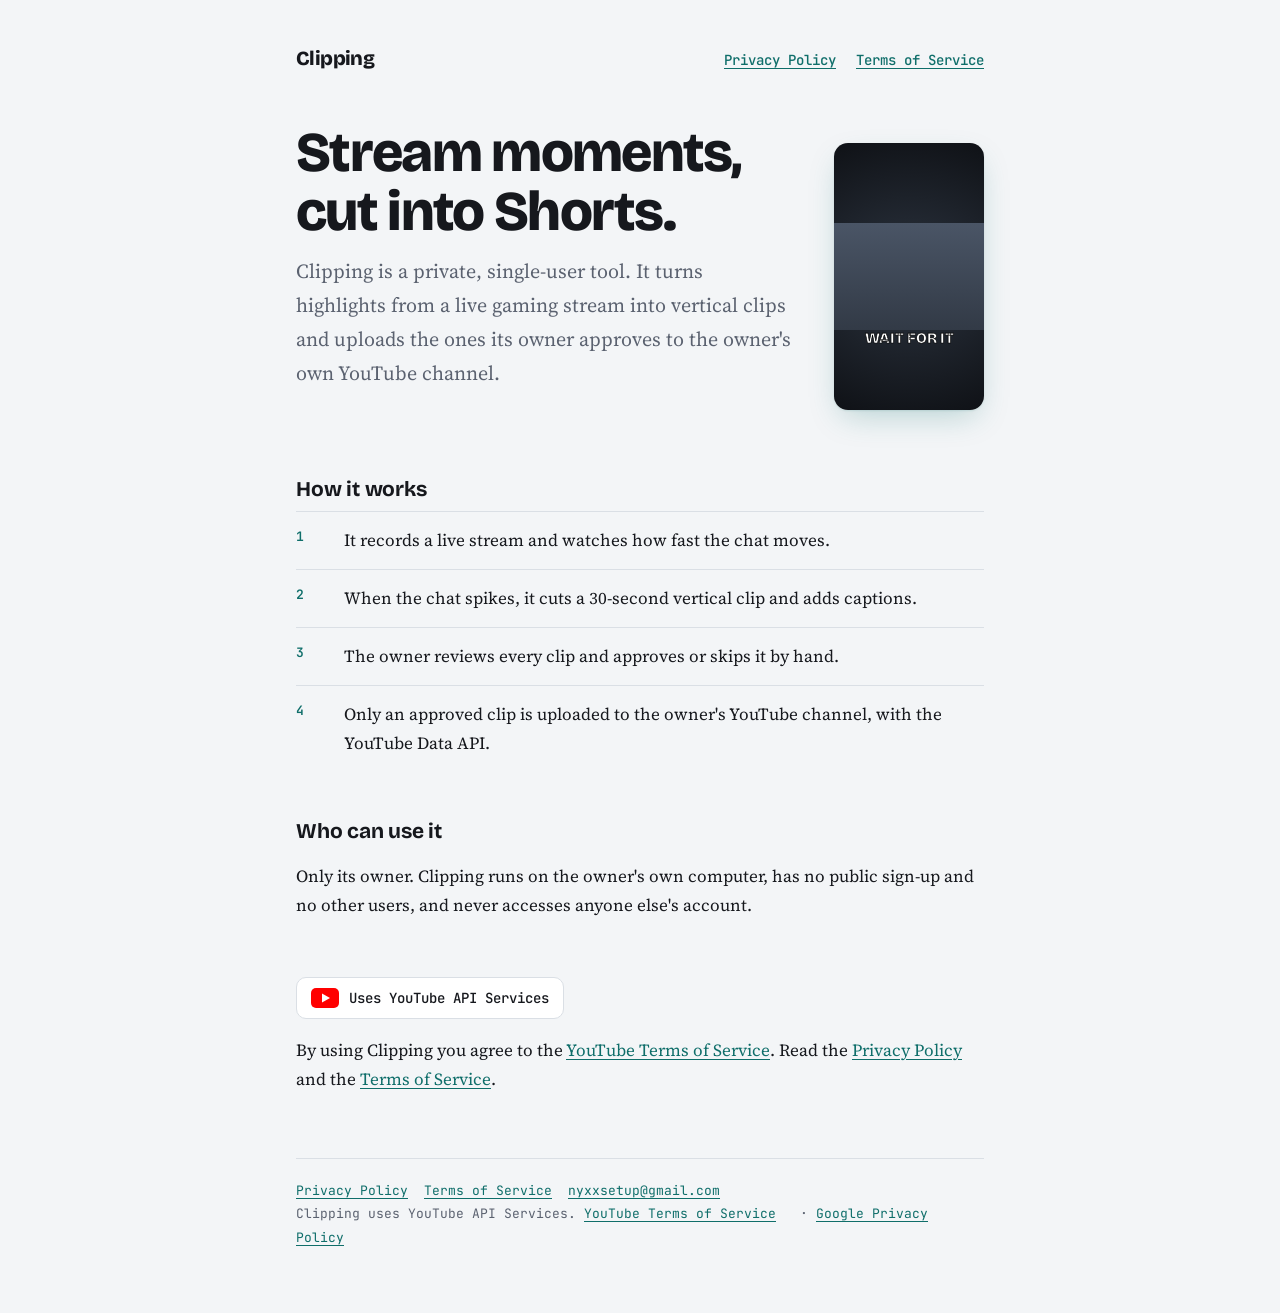
<file: index.html>
<!doctype html>
<html lang="en">
<head>
<meta charset="utf-8">
<meta name="viewport" content="width=device-width, initial-scale=1">
<title>Clipping</title>
<link rel="preconnect" href="https://fonts.googleapis.com">
<link rel="preconnect" href="https://fonts.gstatic.com" crossorigin>
<link href="https://fonts.googleapis.com/css2?family=Bricolage+Grotesque:wght@700;800;900&family=JetBrains+Mono:wght@400;500;600&family=Source+Serif+4:wght@400;600&display=swap" rel="stylesheet">
<link rel="stylesheet" href="style.css">
</head>
<body>
<div class="wrap">
<nav><a class="brand" href="./">Clipping</a><a href="privacy.html">Privacy Policy</a><a href="terms.html">Terms of Service</a></nav>
<div class="hero">
<div>
<h1>Stream moments, cut into Shorts.</h1>
<p class="lede">Clipping is a private, single-user tool. It turns highlights from a live gaming stream into vertical clips and uploads the ones its owner approves to the owner's own YouTube channel.</p>
</div>
<div class="clip" aria-hidden="true"><span>WAIT FOR IT</span></div>
</div>

<h2>How it works</h2>
<ol class="steps">
<li>It records a live stream and watches how fast the chat moves.</li>
<li>When the chat spikes, it cuts a 30-second vertical clip and adds captions.</li>
<li>The owner reviews every clip and approves or skips it by hand.</li>
<li>Only an approved clip is uploaded to the owner's YouTube channel, with the YouTube Data API.</li>
</ol>

<h2>Who can use it</h2>
<p>Only its owner. Clipping runs on the owner's own computer, has no public sign-up and no other users, and never accesses anyone else's account.</p>

<a class="yt" href="https://www.youtube.com/" aria-label="YouTube">
<svg width="28" height="20" viewBox="0 0 28 20" aria-hidden="true"><rect width="28" height="20" rx="5" fill="#FF0000"/><path d="M11 5.5v9l8-4.5z" fill="#fff"/></svg>
Uses YouTube API Services
</a>
<p>By using Clipping you agree to the <a href="https://www.youtube.com/t/terms">YouTube Terms of Service</a>. Read the <a href="privacy.html">Privacy Policy</a> and the <a href="terms.html">Terms of Service</a>.</p>
<footer><a href="privacy.html">Privacy Policy</a><a href="terms.html">Terms of Service</a><a href="mailto:nyxxsetup@gmail.com">nyxxsetup@gmail.com</a><br>Clipping uses YouTube API Services. <a href="https://www.youtube.com/t/terms">YouTube Terms of Service</a> · <a href="https://policies.google.com/privacy">Google Privacy Policy</a></footer>
</div>
</body>
</html>
</file>
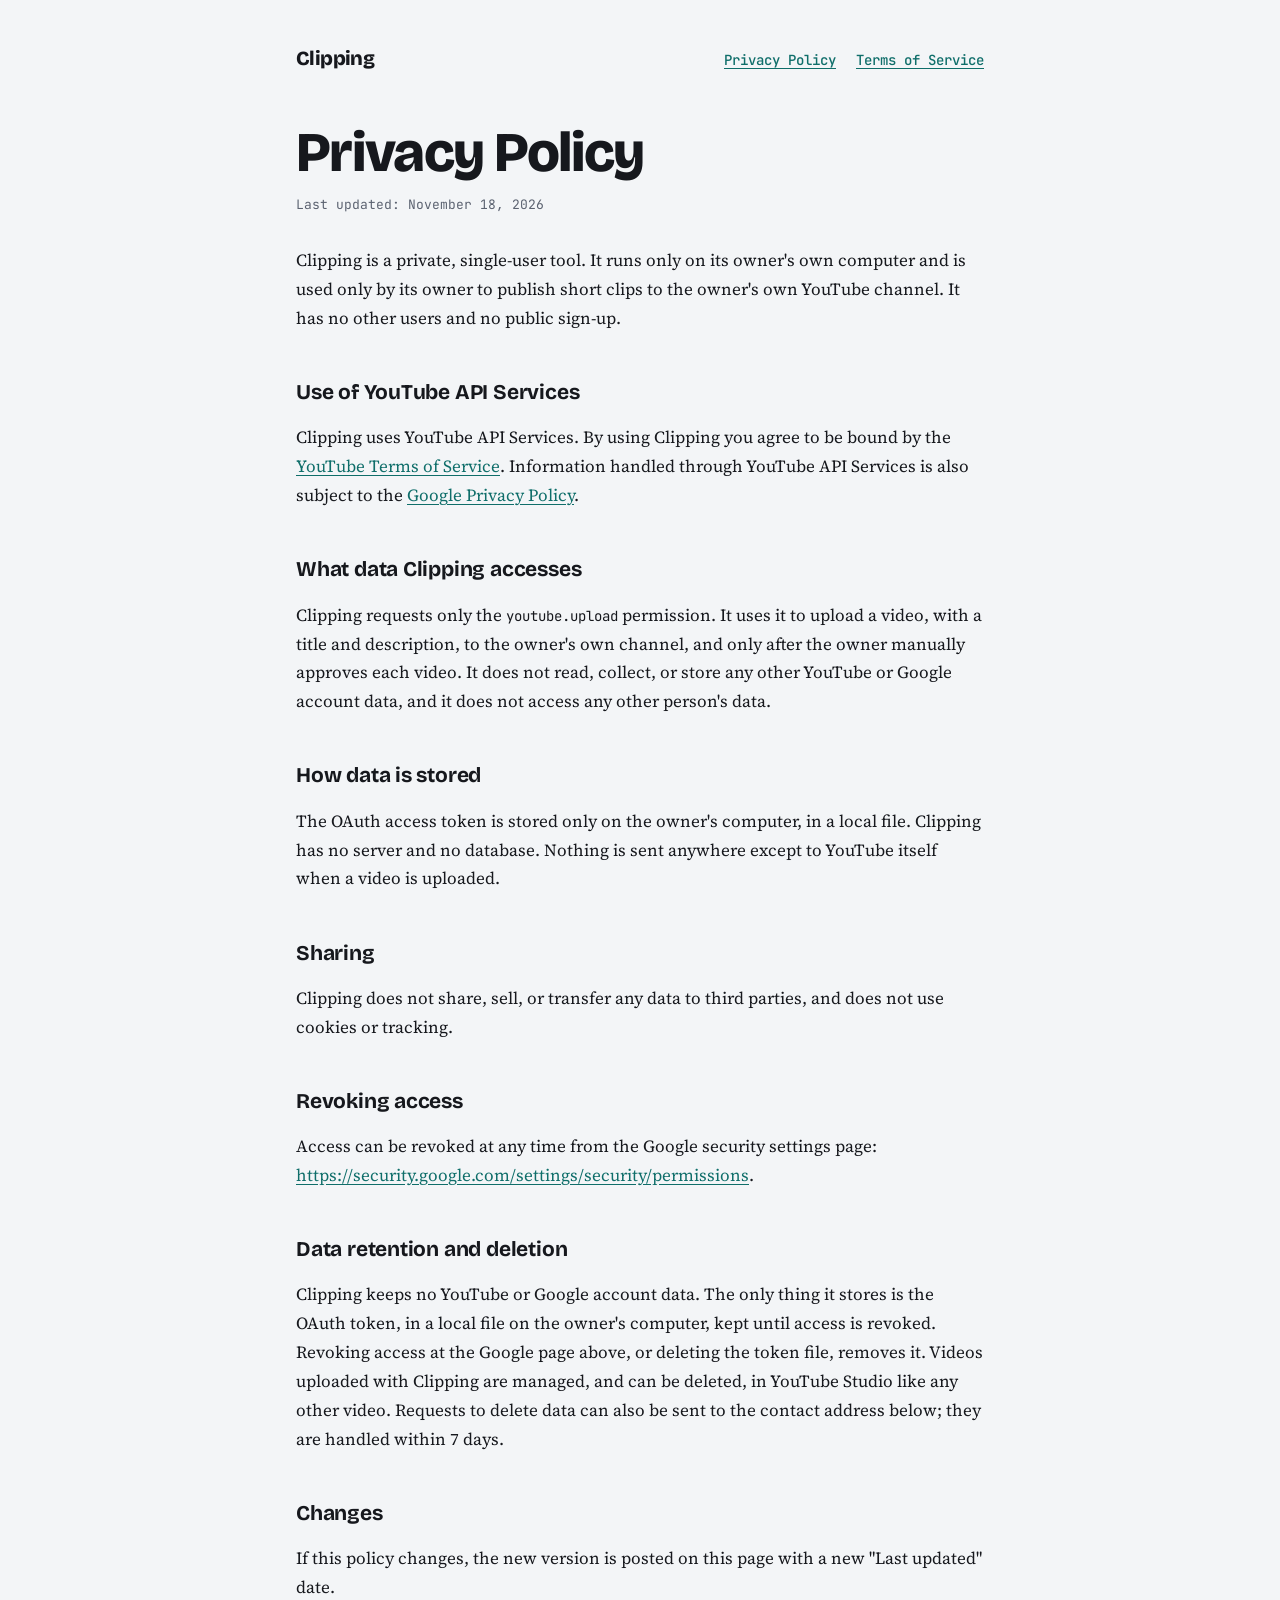
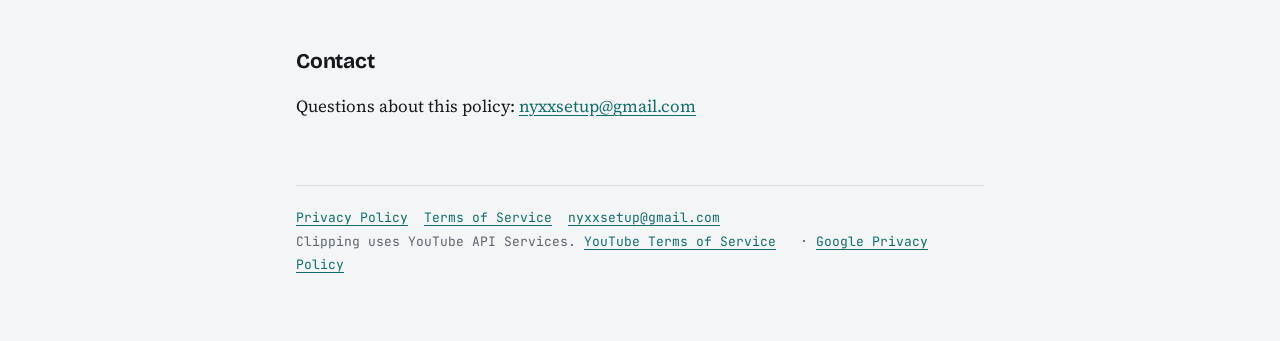
<file: privacy.html>
<!doctype html>
<html lang="en">
<head>
<meta charset="utf-8">
<meta name="viewport" content="width=device-width, initial-scale=1">
<title>Privacy Policy — Clipping</title>
<link rel="preconnect" href="https://fonts.googleapis.com">
<link rel="preconnect" href="https://fonts.gstatic.com" crossorigin>
<link href="https://fonts.googleapis.com/css2?family=Bricolage+Grotesque:wght@700;800;900&family=JetBrains+Mono:wght@400;500;600&family=Source+Serif+4:wght@400;600&display=swap" rel="stylesheet">
<link rel="stylesheet" href="style.css">
</head>
<body>
<div class="wrap">
<nav><a class="brand" href="./">Clipping</a><a href="privacy.html">Privacy Policy</a><a href="terms.html">Terms of Service</a></nav>
<h1>Privacy Policy</h1>
<p class="meta">Last updated: November 18, 2026</p>

<p>Clipping is a private, single-user tool. It runs only on its owner's own computer and is used only by its owner
to publish short clips to the owner's own YouTube channel. It has no other users and no public sign-up.</p>

<h2>Use of YouTube API Services</h2>
<p>Clipping uses YouTube API Services. By using Clipping you agree to be bound by the
<a href="https://www.youtube.com/t/terms">YouTube Terms of Service</a>. Information handled through YouTube API
Services is also subject to the <a href="https://policies.google.com/privacy">Google Privacy Policy</a>.</p>

<h2>What data Clipping accesses</h2>
<p>Clipping requests only the <code>youtube.upload</code> permission. It uses it to upload a video, with a title and
description, to the owner's own channel, and only after the owner manually approves each video. It does not read,
collect, or store any other YouTube or Google account data, and it does not access any other person's data.</p>

<h2>How data is stored</h2>
<p>The OAuth access token is stored only on the owner's computer, in a local file. Clipping has no server and no
database. Nothing is sent anywhere except to YouTube itself when a video is uploaded.</p>

<h2>Sharing</h2>
<p>Clipping does not share, sell, or transfer any data to third parties, and does not use cookies or tracking.</p>

<h2>Revoking access</h2>
<p>Access can be revoked at any time from the Google security settings page:
<a href="https://security.google.com/settings/security/permissions">https://security.google.com/settings/security/permissions</a>.</p>

<h2>Data retention and deletion</h2>
<p>Clipping keeps no YouTube or Google account data. The only thing it stores is the OAuth token, in a local file on the owner's computer, kept until access is revoked. Revoking access at the Google page above, or deleting the token file, removes it. Videos uploaded with Clipping are managed, and can be deleted, in YouTube Studio like any other video. Requests to delete data can also be sent to the contact address below; they are handled within 7 days.</p>

<h2>Changes</h2>
<p>If this policy changes, the new version is posted on this page with a new "Last updated" date.</p>

<h2>Contact</h2>
<p>Questions about this policy: <a href="mailto:nyxxsetup@gmail.com">nyxxsetup@gmail.com</a></p>
<footer><a href="privacy.html">Privacy Policy</a><a href="terms.html">Terms of Service</a><a href="mailto:nyxxsetup@gmail.com">nyxxsetup@gmail.com</a><br>Clipping uses YouTube API Services. <a href="https://www.youtube.com/t/terms">YouTube Terms of Service</a> · <a href="https://policies.google.com/privacy">Google Privacy Policy</a></footer>
</div>
</body>
</html>
</file>
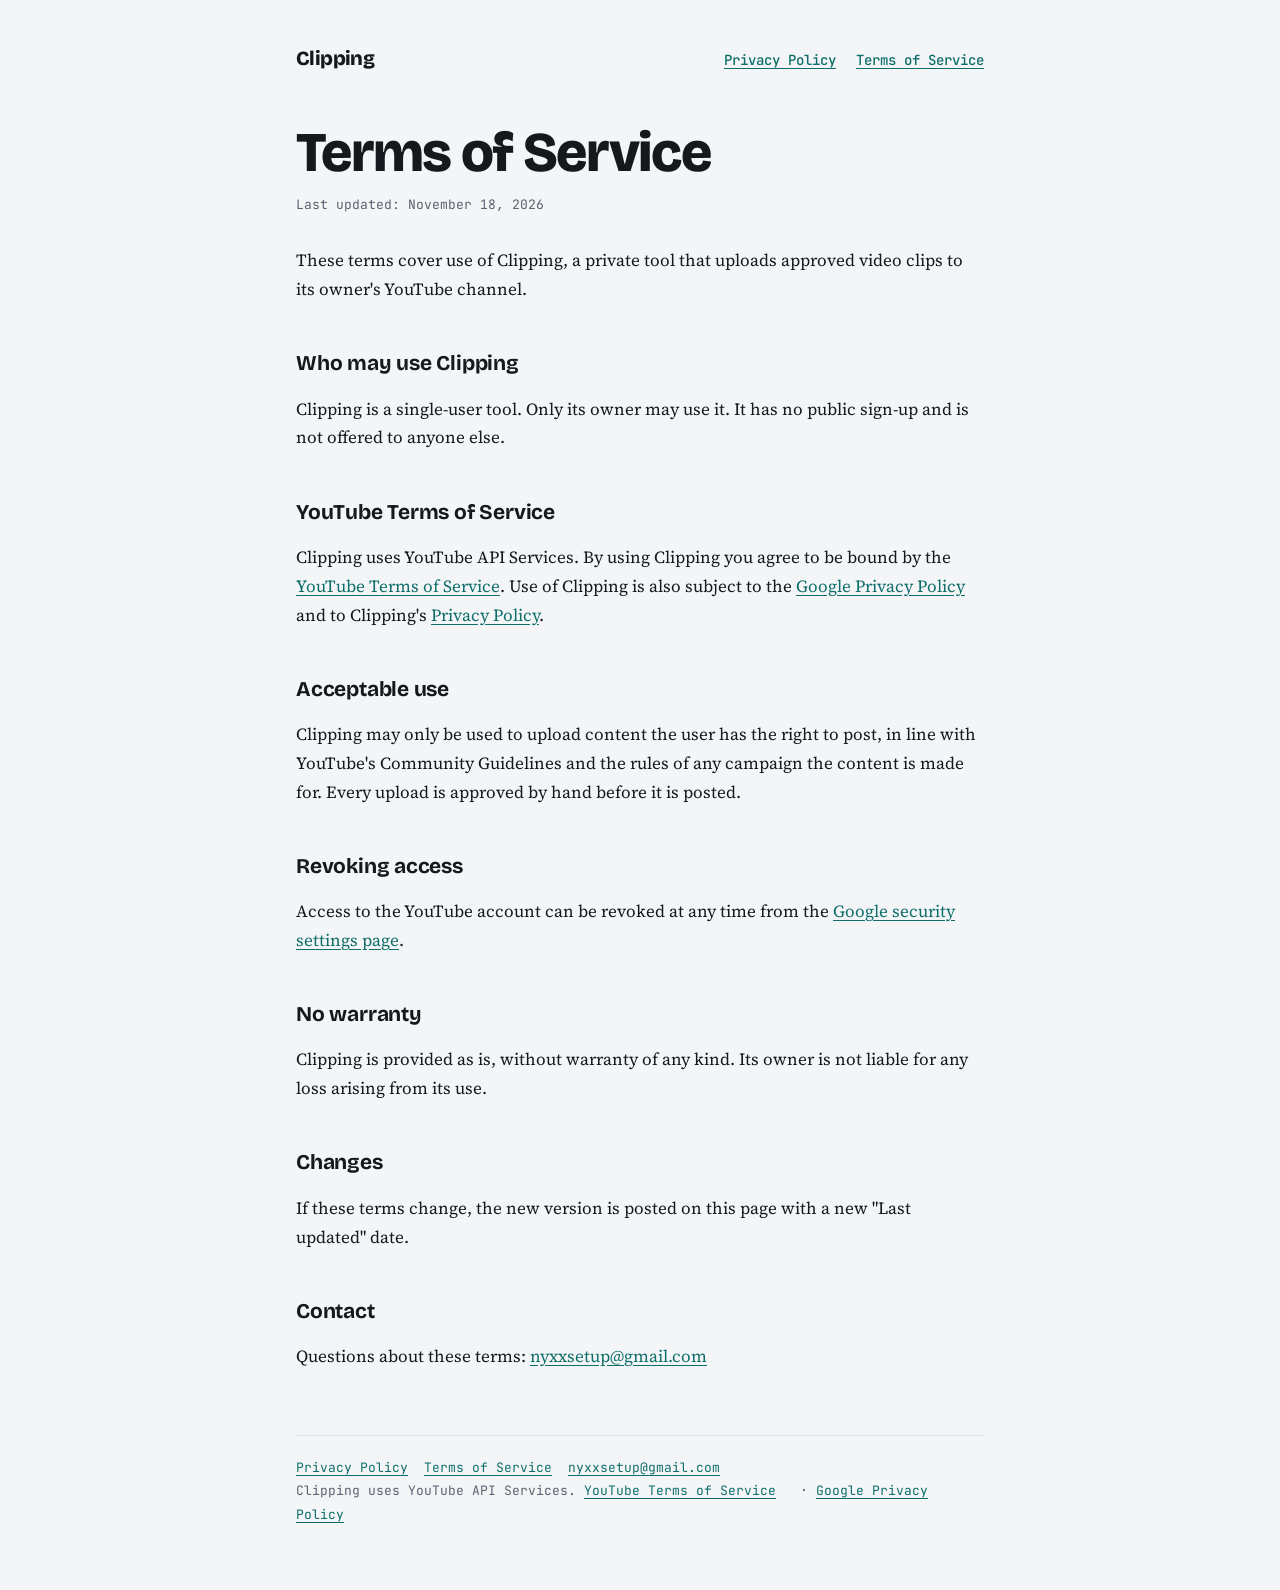
<file: terms.html>
<!doctype html>
<html lang="en">
<head>
<meta charset="utf-8">
<meta name="viewport" content="width=device-width, initial-scale=1">
<title>Terms of Service — Clipping</title>
<link rel="preconnect" href="https://fonts.googleapis.com">
<link rel="preconnect" href="https://fonts.gstatic.com" crossorigin>
<link href="https://fonts.googleapis.com/css2?family=Bricolage+Grotesque:wght@700;800;900&family=JetBrains+Mono:wght@400;500;600&family=Source+Serif+4:wght@400;600&display=swap" rel="stylesheet">
<link rel="stylesheet" href="style.css">
</head>
<body>
<div class="wrap">
<nav><a class="brand" href="./">Clipping</a><a href="privacy.html">Privacy Policy</a><a href="terms.html">Terms of Service</a></nav>
<h1>Terms of Service</h1>
<p class="meta">Last updated: November 18, 2026</p>

<p>These terms cover use of Clipping, a private tool that uploads approved video clips to its owner's YouTube channel.</p>

<h2>Who may use Clipping</h2>
<p>Clipping is a single-user tool. Only its owner may use it. It has no public sign-up and is not offered to anyone else.</p>

<h2>YouTube Terms of Service</h2>
<p>Clipping uses YouTube API Services. By using Clipping you agree to be bound by the <a href="https://www.youtube.com/t/terms">YouTube Terms of Service</a>. Use of Clipping is also subject to the <a href="https://policies.google.com/privacy">Google Privacy Policy</a> and to Clipping's <a href="privacy.html">Privacy Policy</a>.</p>

<h2>Acceptable use</h2>
<p>Clipping may only be used to upload content the user has the right to post, in line with YouTube's Community Guidelines and the rules of any campaign the content is made for. Every upload is approved by hand before it is posted.</p>

<h2>Revoking access</h2>
<p>Access to the YouTube account can be revoked at any time from the <a href="https://security.google.com/settings/security/permissions">Google security settings page</a>.</p>

<h2>No warranty</h2>
<p>Clipping is provided as is, without warranty of any kind. Its owner is not liable for any loss arising from its use.</p>

<h2>Changes</h2>
<p>If these terms change, the new version is posted on this page with a new "Last updated" date.</p>

<h2>Contact</h2>
<p>Questions about these terms: <a href="mailto:nyxxsetup@gmail.com">nyxxsetup@gmail.com</a></p>
<footer><a href="privacy.html">Privacy Policy</a><a href="terms.html">Terms of Service</a><a href="mailto:nyxxsetup@gmail.com">nyxxsetup@gmail.com</a><br>Clipping uses YouTube API Services. <a href="https://www.youtube.com/t/terms">YouTube Terms of Service</a> · <a href="https://policies.google.com/privacy">Google Privacy Policy</a></footer>
</div>
</body>
</html>
</file>
<file: style.css>
:root{--paper:#F3F5F7;--card:#FFFFFF;--ink:#16181D;--muted:#5B6270;--line:#DADFE5;--accent:#0F6E6A;--yt:#FF0000;
  --display:"Bricolage Grotesque",system-ui,sans-serif;--body:"Source Serif 4",Georgia,serif;--mono:"JetBrains Mono",ui-monospace,monospace}
@media (prefers-color-scheme:dark){:root{--paper:#111317;--card:#181B21;--ink:#E9ECF0;--muted:#9AA2AE;--line:#2A2F37;--accent:#4FC2BB}}
*{box-sizing:border-box}
body{margin:0;background:var(--paper);color:var(--ink);font:17px/1.7 var(--body)}
.wrap{max-width:720px;margin:0 auto;padding:48px 16px 64px}
nav{display:flex;gap:20px;flex-wrap:wrap;align-items:baseline;font:500 14px/1 var(--mono);margin-bottom:56px}
nav .brand{font:800 20px/1 var(--display);letter-spacing:-0.03em;margin-right:auto;color:var(--ink);text-decoration:none}
a{color:var(--accent);text-underline-offset:3px}
a:hover{text-decoration-thickness:2px}
a:focus-visible{outline:2px solid var(--accent);outline-offset:3px;border-radius:2px}
a:active{opacity:.7}
h1{font:800 clamp(36px,7vw,56px)/1.05 var(--display);letter-spacing:-0.03em;margin:0 0 12px}
h2{font:700 21px/1.3 var(--display);letter-spacing:-0.01em;margin:2.2em 0 .4em}
.meta{font:13px/1.5 var(--mono);color:var(--muted);margin:0 0 32px}
.lede{font-size:20px;color:var(--muted);margin:0 0 40px}
code{font:14px var(--mono)}
ol.steps{list-style:none;padding:0;margin:0;counter-reset:s}
ol.steps li{counter-increment:s;padding:14px 0 14px 48px;border-top:1px solid var(--line);position:relative}
ol.steps li::before{content:counter(s);position:absolute;left:0;top:14px;font:600 13px/1.7 var(--mono);color:var(--accent)}
.hero{display:grid;grid-template-columns:1fr auto;gap:40px;align-items:center}
.clip{width:150px;aspect-ratio:9/16;border-radius:14px;background:radial-gradient(120% 60% at 50% 50%,#2c3440,#0d0f13);
  box-shadow:0 1px 2px rgb(15 110 106/.12),0 12px 32px -8px rgb(15 110 106/.28);position:relative;overflow:hidden}
.clip::before{content:"";position:absolute;inset:30% 0;background:linear-gradient(#4a5566,#323a46)}
.clip span{position:absolute;left:0;right:0;bottom:24%;text-align:center;font:900 15px/1 var(--display);color:#fff;-webkit-text-stroke:.6px #000}
.yt{display:inline-flex;align-items:center;gap:10px;margin-top:40px;padding:10px 14px;border:1px solid var(--line);border-radius:10px;background:var(--card);font:500 14px/1 var(--mono);color:var(--ink);text-decoration:none}
.yt svg{flex:none}
.yt:hover{border-color:var(--muted)}
footer{margin-top:64px;padding-top:20px;border-top:1px solid var(--line);font:13px/1.8 var(--mono);color:var(--muted)}
footer a{margin-right:16px}
@media (max-width:560px){.hero{grid-template-columns:1fr}.clip{display:none}}
</file>
